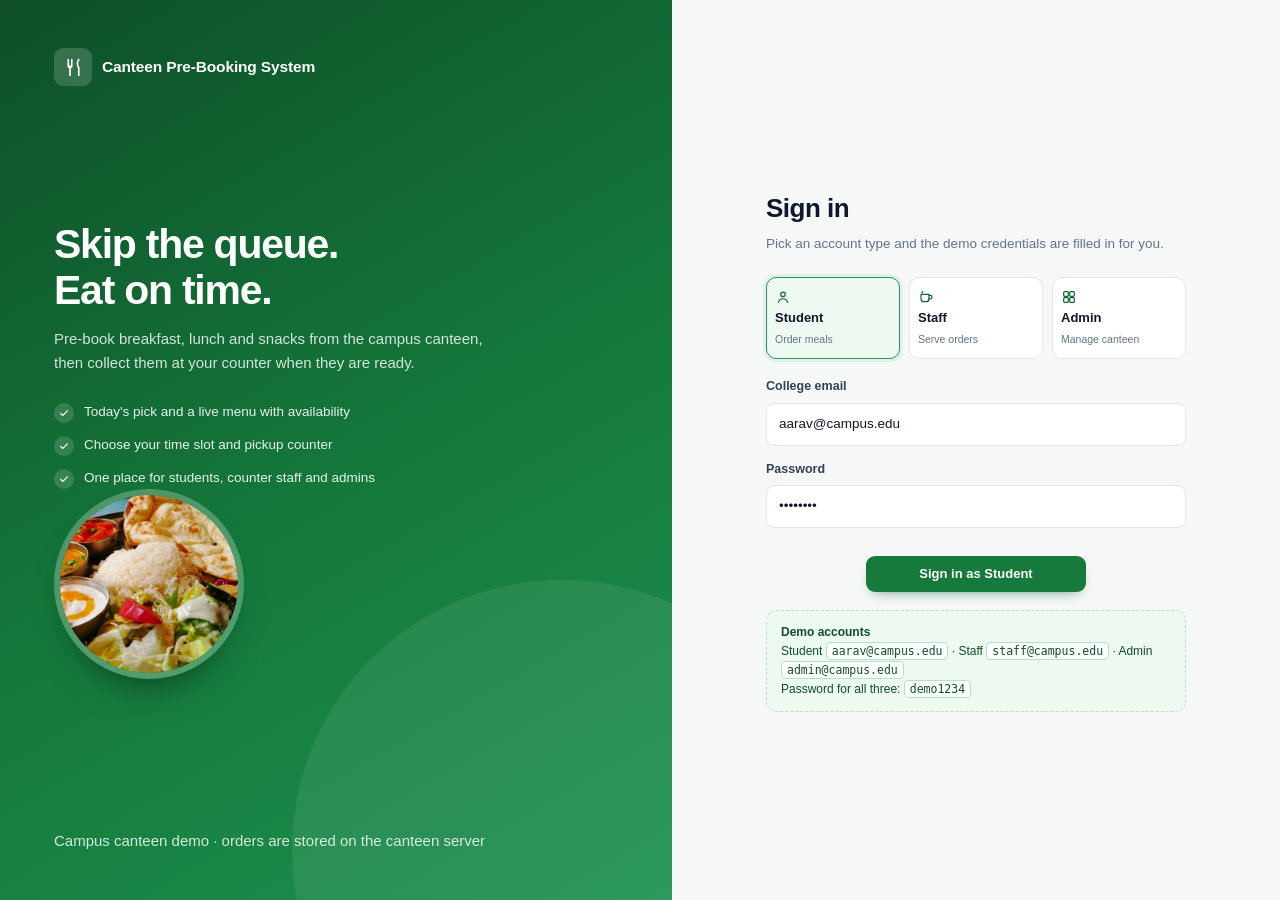
<file: index.html>
<!doctype html>
<html lang="en">
<head>
  <meta charset="utf-8" />
  <meta name="viewport" content="width=device-width, initial-scale=1" />
  <title>Canteen Pre-Booking System</title>
  <meta name="description" content="Pre-book campus canteen meals, skip the queue and collect at your counter." />
  <link rel="icon" href="data:image/svg+xml,%3Csvg xmlns='http://www.w3.org/2000/svg' viewBox='0 0 64 64'%3E%3Crect width='64' height='64' rx='14' fill='%23157a3c'/%3E%3Cg fill='none' stroke='white' stroke-width='4' stroke-linecap='round'%3E%3Cpath d='M22 14v16a5 5 0 0 0 10 0V14'/%3E%3Cpath d='M27 14v36'/%3E%3Cpath d='M44 14c-4 4-4 14 0 18v18'/%3E%3C/g%3E%3C/svg%3E" />
  <link rel="stylesheet" href="css/styles.css?v=2" />
</head>
<body>
  <div id="app">
    <div class="boot">
      <div class="boot-mark">🍽</div>
      <p>Loading the canteen…</p>
    </div>
  </div>
  <div id="toast-root" class="toast-root" aria-live="polite" aria-atomic="false"></div>
  <script defer src="js/app.bundle.js"></script>
  <script>
    // If the app never boots, say so instead of showing a loader forever.
    setTimeout(function () {
      var boot = document.querySelector("#app .boot");
      if (!boot) return;
      boot.innerHTML =
        '<div class="boot-mark">🍽</div>' +
        '<h1 class="boot-title">The canteen did not start</h1>' +
        '<p class="boot-copy">Reload the page, and if it still fails check that <code>js/app.bundle.js</code> sits next to <code>index.html</code> and open the browser console for details.</p>';
    }, 2500);
  </script>
</body>
</html>
</file>
<file: css/styles.css>
/* ============================================================
   Canteen Pre-Booking System — stylesheet
   Plain CSS, no frameworks. Green campus canteen theme.
   ============================================================ */

:root {
  --green-50: #eef9f2;
  --green-100: #d8f0e1;
  --green-200: #b3e3c7;
  --green-300: #7fcca0;
  --green-400: #45b177;
  --green-500: #22965a;
  --green-600: #157a3c;
  --green-700: #116331;
  --green-800: #0e4f28;
  --green-900: #0b3f21;

  --ink: #0f172a;
  --ink-soft: #334155;
  --muted: #64748b;
  --muted-2: #94a3b8;
  --line: #e2e8f0;
  --line-soft: #eef2f6;
  --bg: #f6f8f7;
  --card: #ffffff;
  --mint: #eaf7ef;
  --amber: #b45309;
  --amber-soft: #fff7ed;
  --red: #b91c1c;
  --red-soft: #fef2f2;

  --shadow-sm: 0 1px 2px rgba(15, 23, 42, 0.06);
  --shadow-md: 0 14px 30px -18px rgba(15, 23, 42, 0.25);
  --shadow-lg: 0 30px 60px -30px rgba(15, 23, 42, 0.35);
  --radius: 16px;
  --radius-sm: 10px;
  --header-h: 68px;
}

* { box-sizing: border-box; }

html { scroll-behavior: smooth; }

body {
  margin: 0;
  background: var(--bg);
  color: var(--ink);
  font-family: -apple-system, BlinkMacSystemFont, "Segoe UI", Roboto, "Helvetica Neue", Arial, sans-serif;
  font-size: 15px;
  line-height: 1.55;
  -webkit-font-smoothing: antialiased;
}

h1, h2, h3, h4, p { margin: 0; }
a { color: inherit; text-decoration: none; }
img { display: block; max-width: 100%; }
button { font: inherit; color: inherit; }
::selection { background: var(--green-200); color: var(--green-900); }

/* ---------- Boot ---------- */
.boot {
  min-height: 100vh;
  display: grid;
  place-content: center;
  justify-items: center;
  gap: 10px;
  padding: 32px 20px;
  text-align: center;
  color: var(--muted);
}
.boot-title { font-size: 22px; font-weight: 800; letter-spacing: -0.02em; color: var(--ink); }
.boot-copy { font-size: 14px; max-width: 480px; }
.boot-copy code { background: var(--green-50); color: var(--green-800); padding: 1px 5px; border-radius: 5px; font-size: 12.5px; }
.boot-steps {
  margin: 6px 0 0;
  padding: 16px 20px 16px 38px;
  max-width: 480px;
  text-align: left;
  font-size: 13.5px;
  display: grid;
  gap: 8px;
  background: #fff;
  border: 1px solid var(--line);
  border-radius: 12px;
  box-shadow: var(--shadow-sm);
}
.boot-steps code { background: var(--green-50); color: var(--green-800); padding: 1px 5px; border-radius: 5px; font-size: 12.5px; }
.boot a { color: var(--green-700); font-weight: 600; }
.boot a:hover { text-decoration: underline; }
.boot-mark {
  width: 54px; height: 54px;
  margin: 0 auto;
  display: grid; place-items: center;
  border-radius: 16px;
  background: var(--green-600);
  font-size: 26px;
}

/* ---------- Layout ---------- */
.container {
  width: 100%;
  max-width: 1200px;
  margin: 0 auto;
  padding: 0 20px;
}

.app-shell { min-height: 100vh; display: flex; flex-direction: column; }
.main { flex: 1; padding: 28px 0 56px; }
.main > .container > * + * { margin-top: 26px; }

.page-head { margin-bottom: 4px; }
.page-title { font-size: clamp(26px, 3vw, 34px); line-height: 1.15; letter-spacing: -0.02em; font-weight: 800; }
.page-sub { color: var(--muted); margin-top: 6px; font-size: 14.5px; }

.section-head {
  display: flex; align-items: flex-end; justify-content: space-between;
  gap: 16px; flex-wrap: wrap;
  margin-bottom: 14px;
}
.section-title { font-size: 19px; font-weight: 700; letter-spacing: -0.01em; }
.section-sub { color: var(--muted); font-size: 13.5px; margin-top: 2px; }

.stack { display: grid; gap: 18px; }
.row { display: flex; align-items: center; gap: 12px; }
.row-between { display: flex; align-items: center; justify-content: space-between; gap: 12px; }
.wrap { flex-wrap: wrap; }
.spacer { flex: 1; }
.muted { color: var(--muted); }
.small { font-size: 13px; }
.tiny { font-size: 12px; }
.strong { font-weight: 700; }
.center { text-align: center; }

/* ---------- Buttons ---------- */
.btn {
  display: inline-flex;
  align-items: center;
  justify-content: center;
  gap: 8px;
  padding: 10px 18px;
  border: 1px solid transparent;
  border-radius: 9px;
  background: none;
  font-size: 14px;
  font-weight: 600;
  line-height: 1.2;
  cursor: pointer;
  transition: background .16s ease, border-color .16s ease, color .16s ease, transform .12s ease, box-shadow .16s ease;
  white-space: nowrap;
}
.btn:active { transform: translateY(1px); }
.btn:disabled { opacity: .5; cursor: not-allowed; transform: none; }
.btn svg { width: 17px; height: 17px; }

.btn-primary { background: var(--green-600); color: #fff; box-shadow: 0 6px 14px -8px rgba(17, 99, 49, .8); }
.btn-primary:hover:not(:disabled) { background: var(--green-700); }

.btn-outline { background: #fff; border-color: var(--line); color: var(--ink-soft); }
.btn-outline:hover:not(:disabled) { border-color: var(--muted-2); background: #fbfdfc; }

.btn-ghost { color: var(--muted); }
.btn-ghost:hover:not(:disabled) { background: var(--line-soft); color: var(--ink); }

.btn-danger { background: #fff; border-color: #fecaca; color: var(--red); }
.btn-danger:hover:not(:disabled) { background: var(--red-soft); }

.btn-sm { padding: 7px 13px; font-size: 13px; border-radius: 8px; }
.btn-xs { padding: 6px 12px; font-size: 12.5px; border-radius: 7px; font-weight: 600; }
.btn-block { width: 100%; }

/* ---------- Header ---------- */
.site-header {
  position: sticky;
  top: 0;
  z-index: 50;
  background: rgba(255, 255, 255, .96);
  backdrop-filter: blur(10px);
  border-bottom: 1px solid var(--line);
}
.header-inner {
  height: var(--header-h);
  display: flex;
  align-items: center;
  gap: 20px;
}
.brand { display: flex; align-items: center; gap: 10px; min-width: 0; }
.brand-mark {
  width: 38px; height: 38px;
  flex: 0 0 auto;
  display: grid; place-items: center;
  border-radius: 9px;
  background: var(--green-600);
  color: #fff;
  box-shadow: 0 4px 10px -6px rgba(17, 99, 49, .9);
}
.brand-mark svg { width: 21px; height: 21px; }
.brand-text {
  font-size: 15.5px;
  font-weight: 800;
  color: var(--green-700);
  letter-spacing: -0.01em;
  white-space: nowrap;
  overflow: hidden;
  text-overflow: ellipsis;
}

.main-nav { display: flex; align-items: center; gap: 4px; margin-left: 12px; }
.nav-link {
  position: relative;
  padding: 22px 14px;
  font-size: 14px;
  font-weight: 500;
  color: var(--ink-soft);
  transition: color .15s ease;
  white-space: nowrap;
}
.nav-link:hover { color: var(--green-700); }
.nav-link.active { color: var(--green-700); font-weight: 600; }
.nav-link.active::after {
  content: "";
  position: absolute;
  left: 14px; right: 14px; bottom: 0;
  height: 2px;
  border-radius: 2px;
  background: var(--green-600);
}

.header-actions { margin-left: auto; display: flex; align-items: center; gap: 10px; }

.cart-btn {
  position: relative;
  width: 40px; height: 40px;
  display: grid; place-items: center;
  border-radius: 10px;
  border: 1px solid var(--line);
  background: #fff;
  color: var(--ink-soft);
  transition: border-color .15s ease, color .15s ease;
}
.cart-btn:hover { border-color: var(--green-300); color: var(--green-700); }
.cart-btn svg { width: 19px; height: 19px; }
.cart-count {
  position: absolute;
  top: -6px; right: -6px;
  min-width: 19px; height: 19px;
  padding: 0 5px;
  display: grid; place-items: center;
  border-radius: 999px;
  background: var(--green-600);
  color: #fff;
  font-size: 11px;
  font-weight: 700;
  border: 2px solid #fff;
}

.user-chip { display: flex; align-items: center; gap: 9px; padding-left: 4px; }
.avatar {
  width: 36px; height: 36px;
  flex: 0 0 auto;
  display: grid; place-items: center;
  border-radius: 50%;
  background: var(--green-100);
  color: var(--green-800);
  font-size: 12.5px;
  font-weight: 800;
  letter-spacing: .02em;
}
.avatar.lg { width: 68px; height: 68px; font-size: 22px; border-radius: 20px; }
.user-meta { display: grid; line-height: 1.25; }
.user-meta strong { font-size: 13px; font-weight: 600; }
.user-meta small { font-size: 11.5px; color: var(--muted); text-transform: capitalize; }

.nav-toggle {
  display: none;
  width: 40px; height: 40px;
  padding: 0;
  place-items: center;
  border-radius: 9px;
  border: 1px solid var(--line);
  background: #fff;
  color: var(--ink-soft);
  cursor: pointer;
}
.nav-toggle svg { width: 20px; height: 20px; margin: 0; display: block; }

/* Compact header logout so it sits calmly next to the account chip. */
.header-actions .logout-btn { padding: 7px 13px; font-size: 12.5px; border-radius: 8px; box-shadow: none; }

/* mobile drawer */
.mobile-nav {
  display: none;
  border-top: 1px solid var(--line);
  background: #fff;
  padding: 8px 20px 14px;
}
.mobile-nav.open { display: block; }
.mobile-nav a {
  display: flex; align-items: center; gap: 10px;
  padding: 11px 8px;
  border-radius: 8px;
  font-size: 14px;
  font-weight: 500;
  color: var(--ink-soft);
}
.mobile-nav a.active, .mobile-nav a:hover { background: var(--green-50); color: var(--green-700); }

/* ---------- Cards & panels ---------- */
.card {
  background: var(--card);
  border: 1px solid var(--line);
  border-radius: var(--radius);
  box-shadow: var(--shadow-sm);
}
.card-pad { padding: 22px; }
.card-head {
  display: flex; align-items: center; justify-content: space-between;
  gap: 12px;
  padding: 18px 22px;
  border-bottom: 1px solid var(--line-soft);
}
.card-title { font-size: 16px; font-weight: 700; }
.card-body { padding: 20px 22px; }
.card-foot { padding: 16px 22px; border-top: 1px solid var(--line-soft); }

/* ---------- Hero ---------- */
.hero {
  position: relative;
  overflow: hidden;
  display: grid;
  grid-template-columns: 1.05fr .95fr;
  align-items: center;
  gap: 28px;
  padding: 46px 48px;
  background: #fff;
  border: 1px solid var(--line);
  border-radius: 22px;
  min-height: 420px;
}
.hero::before {
  content: "";
  position: absolute;
  right: -180px;
  top: -170px;
  width: 720px;
  height: 720px;
  border-radius: 50%;
  background: var(--green-50);
  z-index: 0;
}
.hero::after {
  content: "";
  position: absolute;
  right: 120px;
  bottom: -260px;
  width: 520px;
  height: 520px;
  border-radius: 50%;
  background: rgba(216, 240, 225, .45);
  z-index: 0;
}
.hero-copy { position: relative; z-index: 1; }
.eyebrow { font-size: 15px; font-weight: 500; color: var(--ink-soft); }
.hero h1 {
  margin-top: 6px;
  font-size: clamp(34px, 4.4vw, 50px);
  line-height: 1.1;
  letter-spacing: -0.035em;
  font-weight: 800;
}
.hero h1 .accent { display: block; color: var(--green-700); }
.hero-sub {
  margin-top: 14px;
  max-width: 430px;
  color: var(--ink-soft);
  font-size: 15px;
}
.hero-actions { display: flex; gap: 12px; flex-wrap: wrap; margin-top: 24px; }
.hero-actions .btn { padding: 12px 24px; font-size: 14.5px; }

.hero-media { position: relative; z-index: 1; display: grid; place-items: center; }
.hero-plate {
  position: relative;
  width: min(100%, 420px);
  aspect-ratio: 1;
  border-radius: 50%;
  overflow: hidden;
  border: 10px solid #fff;
  box-shadow: 0 30px 60px -30px rgba(15, 23, 42, .5);
  background: #fff;
}
.hero-plate img { width: 100%; height: 100%; object-fit: cover; }
.hero-note {
  position: absolute;
  left: -6px; bottom: 14px;
  display: flex; align-items: center; gap: 10px;
  padding: 10px 14px;
  border-radius: 12px;
  background: #fff;
  box-shadow: var(--shadow-md);
  border: 1px solid var(--line-soft);
}
.hero-note .dot {
  width: 9px; height: 9px; border-radius: 50%;
  background: var(--green-500);
  box-shadow: 0 0 0 4px var(--green-100);
}
.hero-note strong { display: block; font-size: 12.5px; }
.hero-note small { font-size: 11.5px; color: var(--muted); }

/* ---------- Pills / filters ---------- */
.pill-row { display: flex; gap: 8px; flex-wrap: wrap; }
.pill {
  padding: 7px 16px;
  border-radius: 999px;
  border: 1px solid var(--line);
  background: #fff;
  color: var(--ink-soft);
  font-size: 13px;
  font-weight: 500;
  cursor: pointer;
  transition: all .15s ease;
}
.pill:hover { border-color: var(--green-300); color: var(--green-700); }
.pill.active { background: var(--green-600); border-color: var(--green-600); color: #fff; font-weight: 600; }
.pill .count { opacity: .7; font-size: 12px; margin-left: 4px; }

/* ---------- Menu grid ---------- */
.menu-grid {
  display: grid;
  grid-template-columns: repeat(auto-fill, minmax(232px, 1fr));
  gap: 18px;
}
.menu-card {
  position: relative;
  display: flex;
  flex-direction: column;
  overflow: hidden;
  background: #fff;
  border: 1px solid var(--line);
  border-radius: var(--radius);
  box-shadow: var(--shadow-sm);
  transition: box-shadow .18s ease, transform .18s ease;
}
.menu-card:hover { box-shadow: var(--shadow-md); transform: translateY(-2px); }
.menu-card.is-out { opacity: .72; }
.menu-media { position: relative; aspect-ratio: 4 / 3; overflow: hidden; background: var(--line-soft); }
.menu-media img { width: 100%; height: 100%; object-fit: cover; transition: transform .4s ease; }
.menu-card:hover .menu-media img { transform: scale(1.04); }
.menu-body { display: flex; flex-direction: column; gap: 4px; padding: 14px 15px 15px; flex: 1; }
.menu-meta { display: flex; align-items: center; gap: 6px; color: var(--muted); font-size: 11.5px; font-weight: 500; }
.menu-name { font-size: 15.5px; font-weight: 700; letter-spacing: -0.01em; }
.menu-desc { font-size: 12.5px; color: var(--muted); line-height: 1.45; min-height: 34px; }
.menu-foot { margin-top: auto; padding-top: 10px; display: flex; align-items: center; justify-content: space-between; gap: 10px; }
.price { font-size: 15.5px; font-weight: 800; letter-spacing: -0.01em; }
.price small { font-size: 12px; font-weight: 500; color: var(--muted); margin-left: 3px; }

.feature-tag {
  position: absolute;
  left: 10px; top: 10px;
  display: inline-flex; align-items: center; gap: 5px;
  padding: 4px 9px;
  border-radius: 999px;
  background: #fef3c7;
  color: #92400e;
  font-size: 11px;
  font-weight: 700;
  box-shadow: 0 2px 6px rgba(0, 0, 0, .12);
}
.feature-tag svg { width: 12px; height: 12px; }

.sold-out-tag {
  position: absolute; inset: 0;
  display: grid; place-items: center;
  background: rgba(15, 23, 42, .45);
  color: #fff;
  font-size: 12px;
  font-weight: 700;
  letter-spacing: .06em;
  text-transform: uppercase;
}

.veg-dot {
  width: 13px; height: 13px;
  display: inline-grid; place-items: center;
  border: 1.5px solid var(--green-600);
  border-radius: 3px;
  flex: 0 0 auto;
}
.veg-dot::after { content: ""; width: 5px; height: 5px; border-radius: 50%; background: var(--green-600); }
.veg-dot.nonveg { border-color: var(--red); }
.veg-dot.nonveg::after { background: var(--red); }

/* toggle switch (staff availability) */
.switch { display: inline-flex; align-items: center; gap: 8px; cursor: pointer; user-select: none; }
.switch input { position: absolute; opacity: 0; pointer-events: none; }
.switch-track {
  position: relative;
  width: 38px; height: 22px;
  border-radius: 999px;
  background: var(--line);
  transition: background .16s ease;
  flex: 0 0 auto;
}
.switch-track::after {
  content: "";
  position: absolute;
  top: 3px; left: 3px;
  width: 16px; height: 16px;
  border-radius: 50%;
  background: #fff;
  box-shadow: 0 1px 3px rgba(0, 0, 0, .25);
  transition: transform .16s ease;
}
.switch input:checked + .switch-track { background: var(--green-500); }
.switch input:checked + .switch-track::after { transform: translateX(16px); }
.switch-label { font-size: 12px; font-weight: 600; color: var(--muted); }

/* ---------- Today's pick ---------- */
.pick-card {
  display: grid;
  grid-template-columns: 300px 1fr;
  overflow: hidden;
  border-radius: 20px;
  border: 1px solid var(--line);
  background: linear-gradient(120deg, #fff 55%, var(--green-50));
  box-shadow: var(--shadow-sm);
}
.pick-media { position: relative; min-height: 220px; }
.pick-media img { position: absolute; inset: 0; width: 100%; height: 100%; object-fit: cover; }
.pick-body { padding: 24px 26px; display: flex; flex-direction: column; gap: 8px; }
.pick-label {
  display: inline-flex; align-items: center; gap: 6px;
  font-size: 11.5px; font-weight: 800;
  letter-spacing: .08em; text-transform: uppercase;
  color: var(--green-700);
}
.pick-label svg { width: 14px; height: 14px; }
.pick-body h3 { font-size: 24px; font-weight: 800; letter-spacing: -0.02em; }
.pick-body p { color: var(--muted); font-size: 13.5px; max-width: 460px; }
.pick-foot { margin-top: auto; padding-top: 14px; display: flex; align-items: center; gap: 14px; flex-wrap: wrap; }
.pick-price { font-size: 22px; font-weight: 800; letter-spacing: -0.02em; }

/* ---------- Stats ---------- */
.stat-grid { display: grid; grid-template-columns: repeat(auto-fit, minmax(190px, 1fr)); gap: 14px; }
.stat-card {
  padding: 18px;
  background: #fff;
  border: 1px solid var(--line);
  border-radius: 14px;
  box-shadow: var(--shadow-sm);
}
.stat-top { display: flex; align-items: center; justify-content: space-between; gap: 8px; }
.stat-label { font-size: 12.5px; color: var(--muted); font-weight: 500; }
.stat-icon {
  width: 32px; height: 32px;
  display: grid; place-items: center;
  border-radius: 9px;
  background: var(--green-50);
  color: var(--green-700);
}
.stat-icon svg { width: 16px; height: 16px; }
.stat-value { margin-top: 8px; font-size: 26px; font-weight: 800; letter-spacing: -0.03em; line-height: 1.1; }
.stat-hint { margin-top: 3px; font-size: 11.5px; color: var(--muted-2); }

/* ---------- Tables ---------- */
.table-card { background: #fff; border: 1px solid var(--line); border-radius: var(--radius); box-shadow: var(--shadow-sm); overflow: hidden; }
.table-scroll { overflow-x: auto; }
.data-table { width: 100%; border-collapse: collapse; min-width: 680px; }
.data-table thead th {
  padding: 14px 18px;
  text-align: left;
  font-size: 11.5px;
  font-weight: 700;
  letter-spacing: .04em;
  text-transform: uppercase;
  color: var(--muted);
  background: #fbfcfb;
  border-bottom: 1px solid var(--line);
  white-space: nowrap;
}
.data-table tbody td {
  padding: 15px 18px;
  border-bottom: 1px solid var(--line-soft);
  font-size: 13.5px;
  vertical-align: middle;
}
.data-table tbody tr:last-child td { border-bottom: 0; }
.data-table tbody tr:hover { background: #fcfdfc; }
.data-table .num { text-align: right; white-space: nowrap; }
.data-table .nowrap { white-space: nowrap; }
.order-code { font-weight: 700; color: var(--ink); white-space: nowrap; }
.order-items { color: var(--ink-soft); font-size: 13px; line-height: 1.5; max-width: 340px; min-width: 160px; }

/* mobile order cards */
.order-cards { display: none; gap: 12px; }
.order-card { display: grid; gap: 10px; padding: 16px; background: #fff; border: 1px solid var(--line); border-radius: 14px; box-shadow: var(--shadow-sm); }
.order-card-top { display: flex; align-items: center; justify-content: space-between; gap: 10px; }
.order-card-code { font-size: 15px; font-weight: 800; }
.order-card-meta { display: flex; flex-wrap: wrap; gap: 4px 14px; font-size: 12px; color: var(--muted); }
.order-card-items { font-size: 13px; color: var(--ink-soft); }
.order-card-foot { display: flex; align-items: center; justify-content: space-between; gap: 10px; padding-top: 10px; border-top: 1px solid var(--line-soft); }
.mobile-note { display: none; margin-top: 12px; border: 1px solid #fdf3d7; border-radius: 12px; }
@media (max-width: 720px) {
  .orders-table { display: none; }
  .order-cards { display: grid; }
  .mobile-note { display: flex; }
}

.table-note {
  display: flex; align-items: flex-start; gap: 10px;
  padding: 14px 18px;
  background: #fffdf5;
  border-top: 1px solid #fdf3d7;
  color: #8a6d3b;
  font-size: 12.5px;
}
.table-note svg { width: 16px; height: 16px; flex: 0 0 auto; margin-top: 1px; }

/* ---------- Badges ---------- */
.badge {
  display: inline-flex;
  align-items: center;
  gap: 5px;
  padding: 4px 10px;
  border-radius: 999px;
  font-size: 12px;
  font-weight: 600;
  line-height: 1.5;
  white-space: nowrap;
  border: 1px solid transparent;
}
.badge::before { content: ""; width: 5px; height: 5px; border-radius: 50%; background: currentColor; }
.badge-confirmed { background: var(--green-50); color: var(--green-700); border-color: var(--green-200); }
.badge-preparing { background: var(--amber-soft); color: var(--amber); border-color: #fde4c7; }
.badge-ready { background: #f5f3ff; color: #6d28d9; border-color: #ddd6fe; }
.badge-completed { background: #eff6ff; color: #1d4ed8; border-color: #dbeafe; }
.badge-cancelled { background: var(--red-soft); color: var(--red); border-color: #fecaca; }
.badge-neutral { background: #f1f5f9; color: var(--muted); border-color: var(--line); }
.badge-role { background: var(--green-50); color: var(--green-700); border-color: var(--green-200); text-transform: capitalize; }
.badge-role.admin { background: #eef2ff; color: #4338ca; border-color: #e0e7ff; }
.badge-role.staff { background: #fefce8; color: #a16207; border-color: #fef08a; }

/* ---------- Cart ---------- */
.cart-layout { display: grid; grid-template-columns: minmax(0, 1.65fr) minmax(300px, .9fr); gap: 20px; align-items: start; }
.cart-list { display: flex; flex-direction: column; }
.cart-row {
  display: grid;
  grid-template-columns: minmax(0, 1fr) 92px 132px 92px 36px;
  align-items: center;
  gap: 10px;
  padding: 14px 22px;
  border-bottom: 1px solid var(--line-soft);
}
.cart-row.head {
  padding-top: 12px; padding-bottom: 12px;
  font-size: 11.5px; font-weight: 700;
  letter-spacing: .04em; text-transform: uppercase;
  color: var(--muted);
  background: #fbfcfb;
}
.cart-row:last-child { border-bottom: 0; }
.cart-item { display: flex; align-items: center; gap: 12px; min-width: 0; }
.cart-thumb { width: 46px; height: 46px; border-radius: 9px; object-fit: cover; flex: 0 0 auto; }
.cart-item-name { font-size: 14px; font-weight: 600; }
.cart-item-meta { font-size: 11.5px; color: var(--muted); }
.cart-amount { font-weight: 700; white-space: nowrap; text-align: right; }
.cart-row .right { text-align: right; }
.cart-row .center-col { display: flex; justify-content: center; }

.qty {
  display: inline-flex;
  align-items: center;
  border: 1px solid var(--line);
  border-radius: 8px;
  overflow: hidden;
  background: #fff;
}
.qty button {
  width: 30px; height: 32px;
  display: grid; place-items: center;
  border: 0; background: none; cursor: pointer;
  color: var(--ink-soft);
  transition: background .12s ease;
}
.qty button:hover:not(:disabled) { background: var(--green-50); color: var(--green-700); }
.qty button:disabled { opacity: .35; cursor: not-allowed; }
.qty span { min-width: 32px; text-align: center; font-size: 13px; font-weight: 600; }
.qty svg { width: 14px; height: 14px; }

.icon-btn {
  width: 34px; height: 34px;
  display: grid; place-items: center;
  border: 1px solid var(--line);
  border-radius: 8px;
  background: #fff;
  color: var(--muted);
  cursor: pointer;
  transition: all .15s ease;
}
.icon-btn:hover { border-color: #fecaca; background: var(--red-soft); color: var(--red); }
.icon-btn svg { width: 15px; height: 15px; }

.cart-total {
  display: flex; align-items: center; justify-content: space-between;
  padding: 20px 22px;
  border-top: 1px solid var(--line);
  background: #fcfdfc;
  border-radius: 0 0 var(--radius) var(--radius);
}
.cart-total span { font-size: 15px; font-weight: 700; }
.cart-total strong { font-size: 22px; font-weight: 800; color: var(--green-700); letter-spacing: -0.02em; }

.booking-card { position: sticky; top: calc(var(--header-h) + 16px); }
.booking-body { display: grid; gap: 14px; padding: 20px 22px 22px; }
.booking-total {
  display: flex; justify-content: space-between; align-items: center;
  padding: 14px 16px;
  border-radius: 10px;
  background: var(--green-50);
  color: var(--green-800);
  font-size: 13.5px;
  font-weight: 600;
}
.booking-total strong { font-size: 18px; font-weight: 800; }

/* ---------- Forms ---------- */
.field { display: grid; gap: 6px; }
.label { font-size: 12.5px; font-weight: 600; color: var(--ink-soft); }
.input, .select, .textarea {
  width: 100%;
  padding: 10px 12px;
  border: 1px solid var(--line);
  border-radius: 8px;
  background: #fff;
  color: var(--ink);
  font: inherit;
  font-size: 13.5px;
  outline: none;
  transition: border-color .15s ease, box-shadow .15s ease;
}
.input:focus, .select:focus, .textarea:focus { border-color: var(--green-400); box-shadow: 0 0 0 3px var(--green-50); }
.input::placeholder { color: var(--muted-2); }
.select { appearance: none; background-image: url("data:image/svg+xml,%3Csvg xmlns='http://www.w3.org/2000/svg' width='12' height='8' viewBox='0 0 12 8'%3E%3Cpath fill='none' stroke='%2364748b' stroke-width='1.6' stroke-linecap='round' stroke-linejoin='round' d='M1 1.5 6 6.5 11 1.5'/%3E%3C/svg%3E"); background-repeat: no-repeat; background-position: right 12px center; padding-right: 34px; }
.form-grid { display: grid; grid-template-columns: repeat(2, minmax(0, 1fr)); gap: 14px; }
.form-grid .full { grid-column: 1 / -1; }
.form-error { color: var(--red); font-size: 12.5px; background: var(--red-soft); border: 1px solid #fecaca; padding: 9px 12px; border-radius: 8px; }

/* ---------- Login ---------- */
.login-wrap { min-height: 100vh; display: grid; grid-template-columns: 1.05fr .95fr; background: #fff; }
.login-brand {
  position: relative;
  overflow: hidden;
  padding: 48px 54px;
  display: flex;
  flex-direction: column;
  justify-content: space-between;
  gap: 32px;
  background: linear-gradient(150deg, #0e4f28 0%, #157a3c 55%, #1d9150 100%);
  color: #fff;
}
.login-brand::after {
  content: "";
  position: absolute;
  right: -160px; bottom: -220px;
  width: 540px; height: 540px;
  border-radius: 50%;
  background: rgba(255, 255, 255, .07);
}
.login-brand .brand-mark { background: rgba(255, 255, 255, .16); box-shadow: none; }
.login-brand .brand-text { color: #fff; }
.login-brand-inner { position: relative; z-index: 1; max-width: 460px; }
.login-brand h1 { font-size: clamp(30px, 3.2vw, 42px); line-height: 1.12; letter-spacing: -0.03em; font-weight: 800; }
.login-brand p { margin-top: 14px; color: rgba(255, 255, 255, .82); font-size: 15px; }
.login-points { margin: 28px 0 0; padding: 0; list-style: none; display: grid; gap: 12px; }
.login-points li { display: flex; align-items: flex-start; gap: 10px; font-size: 13.5px; color: rgba(255, 255, 255, .9); }
.login-points .tick {
  width: 20px; height: 20px; flex: 0 0 auto; margin-top: 1px;
  display: grid; place-items: center;
  border-radius: 50%;
  background: rgba(255, 255, 255, .15);
  font-size: 11px;
}
.login-food {
  position: relative;
  z-index: 1;
  width: 190px; height: 190px;
  border-radius: 50%;
  overflow: hidden;
  border: 6px solid rgba(255, 255, 255, .25);
  box-shadow: 0 24px 40px -24px rgba(0, 0, 0, .6);
}
.login-food img { width: 100%; height: 100%; object-fit: cover; }
.login-foot { position: relative; z-index: 1; font-size: 11.5px; color: rgba(255, 255, 255, .55); }

.login-panel { display: grid; place-items: center; padding: 40px 24px; background: var(--bg); }
.login-card { width: 100%; max-width: 420px; }
.login-card h2 { font-size: 26px; font-weight: 800; letter-spacing: -0.02em; }
.login-card > p { color: var(--muted); margin-top: 6px; font-size: 13.5px; }

.role-picker { display: grid; grid-template-columns: repeat(3, 1fr); gap: 9px; margin: 22px 0 18px; }
.role-option {
  display: grid;
  gap: 3px;
  padding: 11px 8px;
  border: 1px solid var(--line);
  border-radius: 10px;
  background: #fff;
  text-align: left;
  cursor: pointer;
  transition: all .15s ease;
}
.role-option:hover { border-color: var(--green-300); }
.role-option.active { border-color: var(--green-500); background: var(--green-50); box-shadow: 0 0 0 3px rgba(21, 122, 60, .07); }
.role-option .role-name { font-size: 13px; font-weight: 700; }
.role-option .role-desc { font-size: 10.5px; color: var(--muted); }
.role-option svg { width: 16px; height: 16px; color: var(--green-700); }

.login-form { display: grid; gap: 14px; }
.login-form .btn-block { padding: 9px 16px; font-size: 13px; max-width: 220px; justify-self: center; }
.demo-hint {
  margin-top: 18px;
  padding: 12px 14px;
  border: 1px dashed var(--green-200);
  border-radius: 10px;
  background: var(--green-50);
  font-size: 12px;
  color: var(--green-800);
  line-height: 1.6;
}
.demo-hint code { background: #fff; padding: 1px 5px; border-radius: 4px; border: 1px solid var(--green-200); font-size: 11.5px; }

/* ---------- Profile ---------- */
.profile-grid { display: grid; grid-template-columns: 320px minmax(0, 1fr); gap: 20px; align-items: start; }
.profile-card { padding: 26px 22px; text-align: center; }
.profile-card .avatar { margin: 0 auto 14px; }
.profile-name { font-size: 19px; font-weight: 800; letter-spacing: -0.01em; }
.profile-email { color: var(--muted); font-size: 13px; margin-top: 2px; }
.profile-meta { margin-top: 16px; padding-top: 16px; border-top: 1px solid var(--line-soft); display: grid; gap: 10px; text-align: left; }
.profile-meta div { display: flex; justify-content: space-between; gap: 10px; font-size: 12.5px; }
.profile-meta dt, .profile-meta .k { color: var(--muted); }
.profile-meta .v { font-weight: 600; text-align: right; }

.mini-stats { display: grid; grid-template-columns: repeat(2, 1fr); gap: 10px; margin-top: 16px; }
.mini-stat { padding: 11px 12px; border-radius: 10px; background: #f8faf9; border: 1px solid var(--line-soft); }
.mini-stat b { display: block; font-size: 17px; font-weight: 800; letter-spacing: -0.02em; }
.mini-stat span { font-size: 11px; color: var(--muted); }

/* ---------- Queue (staff) ---------- */
.queue-grid { display: grid; grid-template-columns: repeat(auto-fill, minmax(320px, 1fr)); gap: 16px; }
.queue-card { display: flex; flex-direction: column; background: #fff; border: 1px solid var(--line); border-radius: 14px; box-shadow: var(--shadow-sm); overflow: hidden; }
.queue-card.is-ready { border-color: #ddd6fe; box-shadow: 0 0 0 3px #f5f3ff; }
.queue-head { display: flex; align-items: flex-start; justify-content: space-between; gap: 10px; padding: 15px 17px 12px; border-bottom: 1px dashed var(--line); }
.queue-code { font-size: 14px; font-weight: 800; }
.queue-customer { font-size: 12.5px; color: var(--muted); margin-top: 1px; }
.queue-time { display: inline-flex; align-items: center; gap: 6px; font-size: 12px; color: var(--ink-soft); background: #f8faf9; border: 1px solid var(--line-soft); padding: 3px 9px; border-radius: 999px; white-space: nowrap; }
.queue-time svg { width: 13px; height: 13px; color: var(--green-600); }
.queue-body { padding: 13px 17px; flex: 1; }
.queue-items { list-style: none; margin: 0; padding: 0; display: grid; gap: 5px; }
.queue-items li { display: flex; justify-content: space-between; gap: 10px; font-size: 13px; color: var(--ink-soft); }
.queue-items .q { color: var(--muted); font-size: 12px; }
.queue-foot { display: flex; align-items: center; justify-content: space-between; gap: 10px; padding: 12px 17px; background: #fcfdfc; border-top: 1px solid var(--line-soft); flex-wrap: wrap; }
.queue-total { font-size: 13px; color: var(--muted); }
.queue-total b { font-size: 15px; color: var(--ink); }
.queue-actions { display: flex; gap: 7px; flex-wrap: wrap; }

/* ---------- Admin ---------- */
.panel-grid { display: grid; grid-template-columns: minmax(0, 1.4fr) minmax(300px, 1fr); gap: 20px; align-items: start; }
.bar-list { display: grid; gap: 14px; }
.bar-item { display: grid; gap: 6px; }
.bar-top { display: flex; justify-content: space-between; gap: 10px; font-size: 12.5px; }
.bar-top b { font-size: 12.5px; }
.bar-track { height: 8px; border-radius: 999px; background: var(--line-soft); overflow: hidden; }
.bar-fill { height: 100%; border-radius: 999px; background: linear-gradient(90deg, var(--green-400), var(--green-600)); }

.top-list { display: grid; gap: 2px; }
.top-item { display: flex; align-items: center; gap: 12px; padding: 10px 0; border-bottom: 1px solid var(--line-soft); }
.top-item:last-child { border-bottom: 0; }
.top-rank { width: 22px; height: 22px; display: grid; place-items: center; border-radius: 7px; background: var(--green-50); color: var(--green-700); font-size: 11px; font-weight: 800; flex: 0 0 auto; }
.top-thumb { width: 36px; height: 36px; border-radius: 8px; object-fit: cover; flex: 0 0 auto; }
.top-name { font-size: 13px; font-weight: 600; }
.top-meta { font-size: 11.5px; color: var(--muted); }
.top-amount { margin-left: auto; font-size: 13px; font-weight: 700; white-space: nowrap; }

.admin-toolbar { display: flex; align-items: center; gap: 10px; flex-wrap: wrap; }
.search-box { position: relative; }
.search-box svg { position: absolute; left: 10px; top: 50%; transform: translateY(-50%); width: 15px; height: 15px; color: var(--muted-2); pointer-events: none; }
.search-box .input { padding-left: 32px; min-width: 220px; }

.admin-menu-table td { vertical-align: middle; }
.menu-thumb { width: 52px; height: 40px; border-radius: 7px; object-fit: cover; }
.star-btn {
  width: 30px; height: 30px;
  display: grid; place-items: center;
  border-radius: 7px;
  border: 1px solid var(--line);
  background: #fff;
  color: var(--muted-2);
  cursor: pointer;
}
.star-btn svg { width: 15px; height: 15px; }
.star-btn.on { background: #fef3c7; border-color: #fde68a; color: #b45309; }

/* ---------- Modal ---------- */
.modal-root {
  position: fixed;
  inset: 0;
  z-index: 100;
  display: none;
  align-items: flex-start;
  justify-content: center;
  padding: 40px 16px;
  background: rgba(15, 23, 42, .5);
  overflow-y: auto;
}
.modal-root.open { display: flex; }
.modal {
  width: 100%;
  max-width: 540px;
  background: #fff;
  border-radius: 18px;
  box-shadow: var(--shadow-lg);
  animation: modal-in .18s ease;
}
@keyframes modal-in {
  from { opacity: 0; transform: translateY(10px) scale(.99); }
  to { opacity: 1; transform: none; }
}
.modal-head { display: flex; align-items: center; justify-content: space-between; gap: 12px; padding: 20px 22px; border-bottom: 1px solid var(--line-soft); }
.modal-title { font-size: 17px; font-weight: 700; }
.modal-body { padding: 20px 22px; }
.modal-foot { display: flex; justify-content: flex-end; gap: 10px; padding: 16px 22px; border-top: 1px solid var(--line-soft); background: #fcfdfc; border-radius: 0 0 18px 18px; }

/* ---------- Empty state ---------- */
.empty {
  display: grid;
  place-items: center;
  gap: 8px;
  padding: 46px 24px;
  text-align: center;
  color: var(--muted);
}
.empty-icon { width: 56px; height: 56px; display: grid; place-items: center; border-radius: 16px; background: var(--green-50); color: var(--green-600); }
.empty-icon svg { width: 26px; height: 26px; }
.empty h3 { color: var(--ink); font-size: 16px; font-weight: 700; }
.empty p { font-size: 13px; max-width: 340px; }

/* ---------- Toasts ---------- */
.toast-root {
  position: fixed;
  right: 20px; bottom: 20px;
  z-index: 200;
  display: grid;
  gap: 10px;
  width: min(340px, calc(100vw - 40px));
}
.toast {
  display: flex;
  align-items: flex-start;
  gap: 10px;
  padding: 13px 15px;
  border-radius: 11px;
  background: #fff;
  border: 1px solid var(--line);
  box-shadow: var(--shadow-md);
  font-size: 13px;
  color: var(--ink-soft);
  animation: toast-in .22s ease;
}
.toast.out { animation: toast-out .2s ease forwards; }
@keyframes toast-in { from { opacity: 0; transform: translateY(8px); } to { opacity: 1; transform: none; } }
@keyframes toast-out { to { opacity: 0; transform: translateY(6px); } }
.toast-dot { width: 8px; height: 8px; border-radius: 50%; margin-top: 6px; flex: 0 0 auto; background: var(--green-500); }
.toast.error .toast-dot { background: var(--red); }
.toast.info .toast-dot { background: #2563eb; }
.toast strong { display: block; font-size: 13px; font-weight: 600; color: var(--ink); }
.toast span { font-size: 12px; color: var(--muted); }

/* ---------- Footer ---------- */
.site-footer { border-top: 1px solid var(--line); background: #fff; padding: 18px 0; }
.footer-inner { display: flex; align-items: center; justify-content: space-between; gap: 12px; flex-wrap: wrap; font-size: 11.5px; color: var(--muted); }
.footer-links { display: flex; gap: 16px; flex-wrap: wrap; }
.footer-links a:hover { color: var(--green-700); }

/* ---------- Utilities ---------- */
.select-sm { width: auto; padding: 7px 30px 7px 10px; font-size: 12.5px; border-radius: 8px; }
.cart-unit { text-align: right; }
.login-points .tick svg { width: 12px; height: 12px; }
.modal-body .row.small { align-items: center; gap: 8px; font-size: 13px; color: var(--ink-soft); }
.form-grid input[type="checkbox"] { width: 16px; height: 16px; accent-color: var(--green-600); }
.form-grid textarea.textarea { resize: vertical; min-height: 62px; font-family: inherit; }
.table-card .select-sm { min-width: 118px; }
.hr { height: 1px; background: var(--line-soft); border: 0; margin: 0; }
.text-green { color: var(--green-700); }
.link-green { color: var(--green-700); font-weight: 600; }
.link-green:hover { text-decoration: underline; }
.cancel-link { background: none; border: 0; padding: 0; color: var(--red); font-size: 12.5px; font-weight: 600; cursor: pointer; }
.cancel-link:hover { text-decoration: underline; }

/* ---------- Menu toolbar & cart badges ---------- */
.menu-toolbar { display: flex; align-items: center; gap: 10px; flex-wrap: wrap; }
.menu-toolbar .search-box { flex: 1; min-width: 220px; max-width: 430px; }
.menu-toolbar .search-box .input { width: 100%; }

.add-btn { position: relative; }
.add-count {
  display: inline-grid; place-items: center;
  min-width: 17px; height: 17px;
  margin-left: 6px; padding: 0 4px;
  border-radius: 999px;
  background: #fff;
  color: var(--green-700);
  font-size: 10.5px;
  font-weight: 800;
}
.menu-staff-actions { display: flex; align-items: center; gap: 8px; flex-wrap: wrap; justify-content: flex-end; }

/* ---------- Canteens ---------- */
.canteen-tag {
  display: inline-block;
  vertical-align: middle;
  margin-left: auto;
  white-space: nowrap;
  padding: 1px 7px;
  border-radius: 999px;
  border: 1px solid var(--green-100);
  background: var(--green-50);
  color: var(--green-700);
  font-size: 10px;
  font-weight: 700;
  letter-spacing: .01em;
}
/* Only card headers need to clip long canteen names. */
.menu-meta .canteen-tag { max-width: 58%; overflow: hidden; text-overflow: ellipsis; }

.cart-group + .cart-group { border-top: 1px solid var(--line); }
.cart-group-head {
  display: flex; align-items: center; justify-content: space-between; gap: 10px;
  padding: 13px 22px;
  background: var(--green-50);
  border-bottom: 1px solid var(--green-100);
}
.cart-group-head strong { font-size: 13.5px; color: var(--green-800); }
.pickup-list { display: grid; gap: 7px; }
.pickup-line {
  display: flex; align-items: center; justify-content: space-between; gap: 10px;
  padding: 9px 12px;
  border: 1px solid var(--line);
  border-radius: 8px;
  background: #fcfdfc;
  font-size: 13px;
}
.pickup-line b { font-weight: 600; }

/* ---------- Ratings & reviews ---------- */
.stars { display: inline-flex; gap: 1px; line-height: 1; font-size: 12px; color: #d7dee6; letter-spacing: -0.5px; }
.stars .on { color: #f0a91c; }

.rating-line {
  display: inline-flex; align-items: center; gap: 6px;
  padding: 0; border: 0; background: none;
  font-size: 11.5px; color: var(--ink-soft); text-align: left; cursor: pointer;
}
.rating-line b { font-weight: 700; }
.rating-line span { color: var(--muted); }
.rating-line:hover b { color: var(--green-700); }
.rating-line.is-empty { cursor: default; }
.rating-line.is-empty span { font-size: 11px; }

.pick-rating { display: flex; align-items: center; gap: 8px; margin-top: 2px; }
.pick-rating b { font-size: 14px; }
.pick-reviews { display: grid; gap: 9px; margin-top: 4px; padding-top: 12px; border-top: 1px dashed var(--line); }
.pick-review p { font-size: 12.5px; color: var(--ink-soft); margin-top: 2px; }

.review-summary { display: flex; align-items: center; gap: 16px; padding-bottom: 14px; margin-bottom: 14px; border-bottom: 1px solid var(--line-soft); }
.review-score { font-size: 34px; font-weight: 800; letter-spacing: -0.03em; line-height: 1; }
.review-score span { font-size: 14px; font-weight: 600; color: var(--muted); }
.review-list { display: grid; gap: 12px; max-height: 360px; overflow-y: auto; }
.review { border: 1px solid var(--line-soft); border-radius: 10px; padding: 11px 13px; background: #fcfdfc; }
.review-head { display: flex; align-items: center; gap: 8px; flex-wrap: wrap; font-size: 12.5px; }
.review-head b { font-size: 13px; }
.review p { font-size: 13px; color: var(--ink-soft); margin-top: 5px; }
.review-empty { display: grid; gap: 8px; place-items: center; text-align: center; padding: 22px 10px; color: var(--muted); font-size: 13px; max-width: 360px; margin: 0 auto; }

.rate-list { display: grid; gap: 12px; }
.rate-row { display: grid; gap: 8px; padding: 12px 14px; border: 1px solid var(--line-soft); border-radius: 10px; background: #fcfdfc; }
.rate-row.is-done { background: var(--green-50); border-color: var(--green-100); }
.rate-dish { display: flex; align-items: baseline; gap: 6px; }
.rate-given { display: flex; align-items: center; gap: 8px; }
.rate-comment { font-size: 12.5px; color: var(--ink-soft); }

.star-input { display: flex; gap: 2px; }
.star-input button {
  padding: 0; border: 0; background: none;
  font-size: 25px; line-height: 1;
  color: #d7dee6; cursor: pointer;
  transition: color .12s ease, transform .12s ease;
}
.star-input button:hover { transform: scale(1.08); }
.star-input button.on { color: #f0a91c; }

.rate-link { padding: 0; border: 0; background: none; color: var(--green-700); font-size: 12.5px; font-weight: 600; cursor: pointer; }
.rate-link:hover { text-decoration: underline; }

.locked-date {
  display: flex; align-items: center; gap: 9px;
  padding: 10px 12px;
  border: 1px dashed var(--green-200);
  border-radius: 8px;
  background: var(--green-50);
  color: var(--green-800);
  font-size: 13.5px;
}
.locked-date svg { width: 16px; height: 16px; flex: 0 0 auto; }

.review-cell { max-width: 300px; font-size: 13px; color: var(--ink-soft); }
.admin-review-table { min-width: 900px; }
.is-revoked td { background: #fffafa; }
.is-revoked .strong { color: var(--muted); }

.counter-grid { display: grid; grid-template-columns: repeat(auto-fit, minmax(260px, 1fr)); gap: 14px; }
.counter-card { background: #fff; border: 1px solid var(--line); border-radius: 14px; box-shadow: var(--shadow-sm); padding: 18px; display: grid; gap: 14px; }
.counter-top { display: flex; align-items: flex-start; justify-content: space-between; gap: 10px; }
.counter-top h3 { font-size: 16px; font-weight: 700; letter-spacing: -0.01em; }
.counter-stats { display: grid; grid-template-columns: 1fr 1fr; gap: 10px; }
.counter-stats div { background: var(--green-50); border-radius: 9px; padding: 9px 11px; display: grid; }
.counter-stats b { font-size: 16px; font-weight: 800; color: var(--green-800); }
.counter-stats span { font-size: 11px; color: var(--muted); }
.counter-foot { display: flex; align-items: center; justify-content: space-between; gap: 10px; }
.counter-badges { display: flex; gap: 5px; flex-wrap: wrap; justify-content: flex-end; }

/* Admin nav is denser so all seven links fit on one line. */
.role-admin .main-nav { margin-left: 6px; gap: 0; }
.role-admin .nav-link { padding-left: 9px; padding-right: 9px; font-size: 13.5px; }
.role-admin .brand-text { font-size: 14.5px; }

/* ---------- Responsive ---------- */
@media (max-width: 1080px) {
  .user-meta { display: none; }
  .hero { padding: 36px; gap: 20px; }
  .hero::before { right: -260px; }
}

@media (max-width: 960px) {
  .main-nav { display: none; }
  .nav-toggle { display: grid; }
  .stat-grid { grid-template-columns: repeat(2, minmax(0, 1fr)); }
  .panel-grid, .cart-layout, .profile-grid { grid-template-columns: 1fr; }
  .booking-card { position: static; }
  .hero { grid-template-columns: 1fr; min-height: 0; }
  .hero-media { order: -1; }
  .hero-plate { width: min(76%, 340px); }
  .hero-note { left: 4px; bottom: -6px; }
  .pick-card { grid-template-columns: 240px 1fr; }
  .login-wrap { grid-template-columns: 1fr; }
  .login-brand { padding: 32px 28px; }
  .login-brand-inner h1 { font-size: 30px; }
  .login-points { display: none; }
  .login-food { display: none; }
}

@media (max-width: 720px) {
  body { font-size: 14.5px; }
  .container { padding: 0 16px; }
  .brand-text { font-size: 14px; }
  .header-actions .btn { display: none; }
  .page-title { font-size: 26px; }
  .hero { padding: 26px 22px; border-radius: 18px; }
  .hero h1 { font-size: 32px; }
  .hero::before { right: -320px; top: -220px; }
  .pick-card { grid-template-columns: 1fr; }
  .pick-media { min-height: 190px; }
  .cart-row { grid-template-columns: minmax(0, 1fr) 92px; grid-template-areas: "item item" "qty price" "remove remove"; row-gap: 8px; padding: 14px 16px; }
  .cart-row.head { display: none; }
  .cart-row .cart-item { grid-area: item; }
  .cart-row .cart-row-qty { grid-area: qty; }
  .cart-row .cart-row-price { grid-area: price; text-align: right; }
  .cart-row .cart-row-remove { grid-area: remove; justify-self: end; }
  .cart-row .hide-sm { display: none; }
  .form-grid { grid-template-columns: 1fr; }
  .cart-unit { display: none; }
  .select-sm { width: 100%; }
  .stat-grid { gap: 10px; }
  .stat-card { padding: 14px; }
  .stat-value { font-size: 22px; }
  .admin-toolbar { width: 100%; }
  .admin-toolbar .search-box, .admin-toolbar .search-box .input { width: 100%; min-width: 0; }
  .menu-toolbar { width: 100%; }
  .menu-toolbar .search-box, .menu-toolbar .search-box .input { width: 100%; max-width: none; min-width: 0; }
  .login-panel { padding: 28px 18px; }
  .login-card { max-width: 100%; }
}

@media (max-width: 520px) {
  .user-chip { display: none; }
  .hero-actions .btn { flex: 1; }
  .menu-grid { grid-template-columns: repeat(2, minmax(0, 1fr)); gap: 12px; }
  .menu-desc { display: none; }
  .menu-name { font-size: 14px; }
  .menu-body { padding: 10px 11px 12px; }
  .queue-grid { grid-template-columns: 1fr; }
  .toast-root { right: 12px; left: 12px; bottom: 12px; width: auto; }
}

@media (prefers-reduced-motion: reduce) {
  * { animation-duration: .01ms !important; transition-duration: .01ms !important; scroll-behavior: auto !important; }
}
</file>
